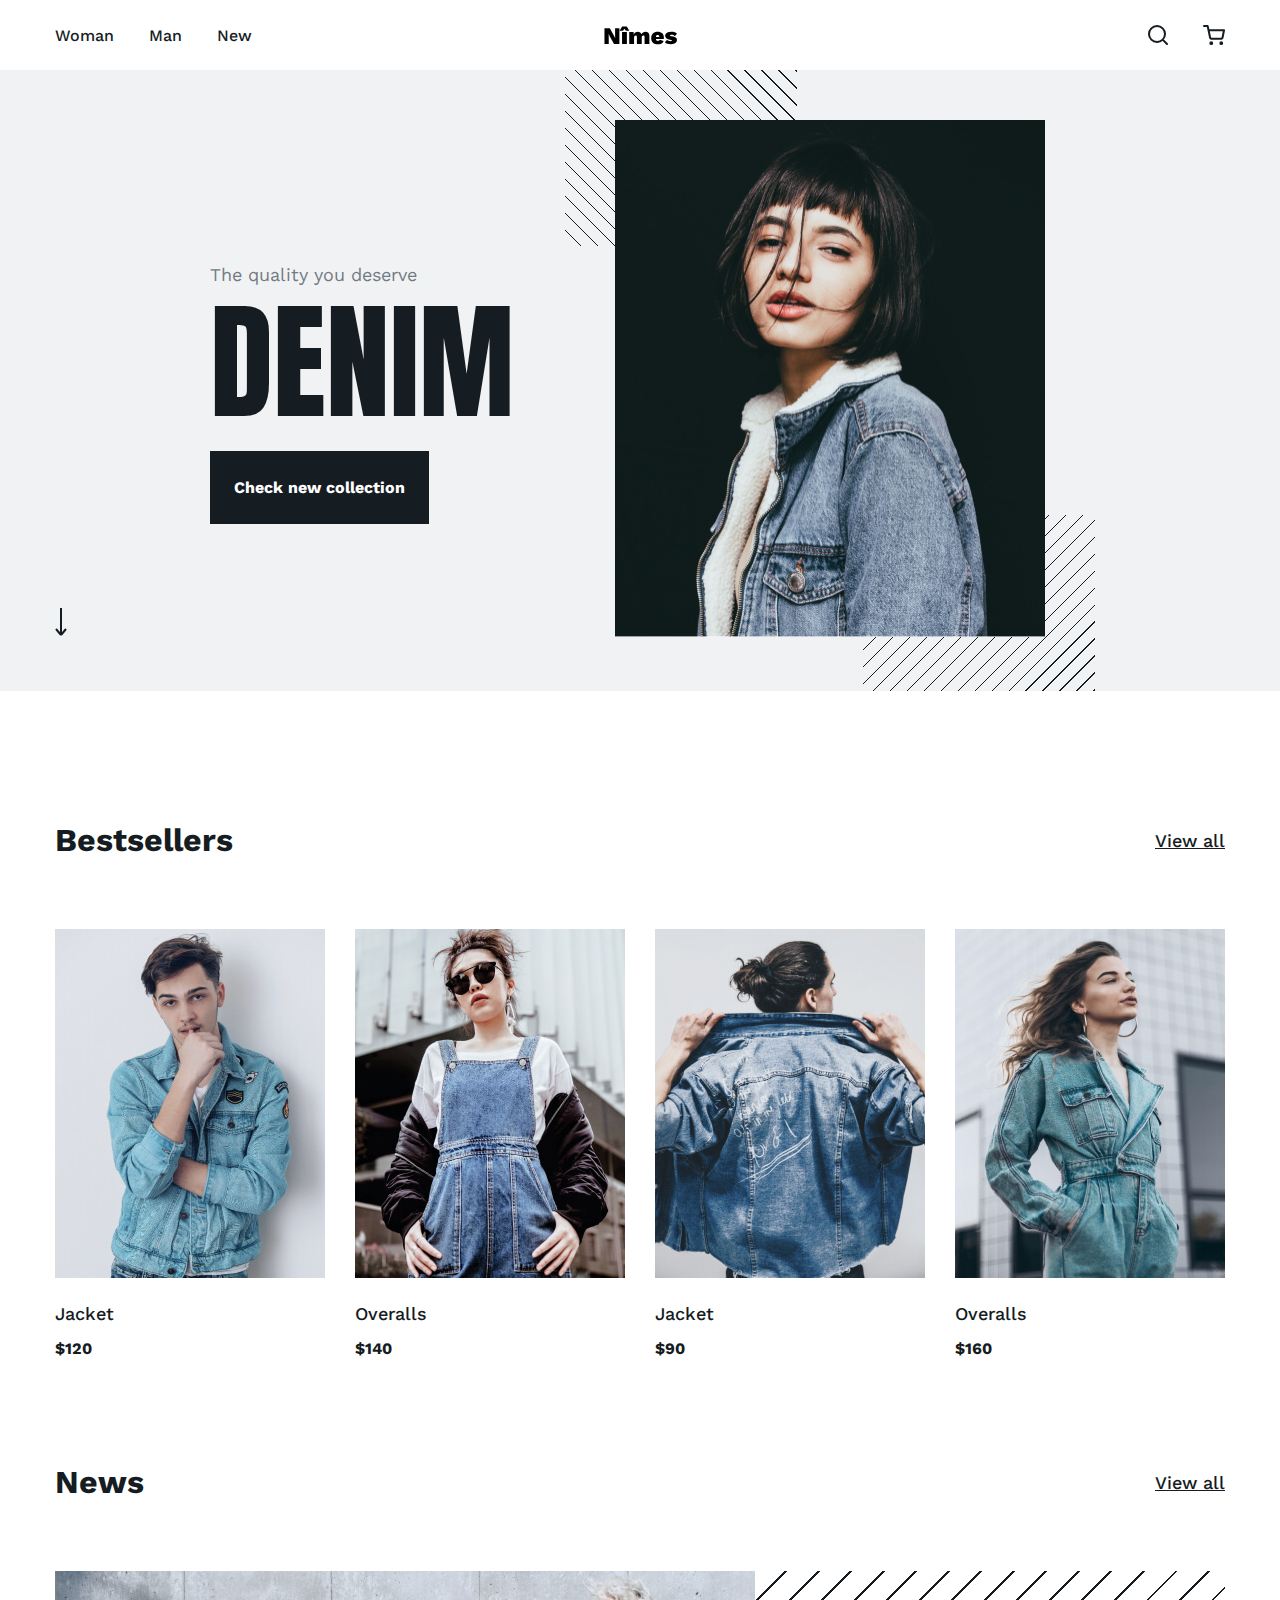
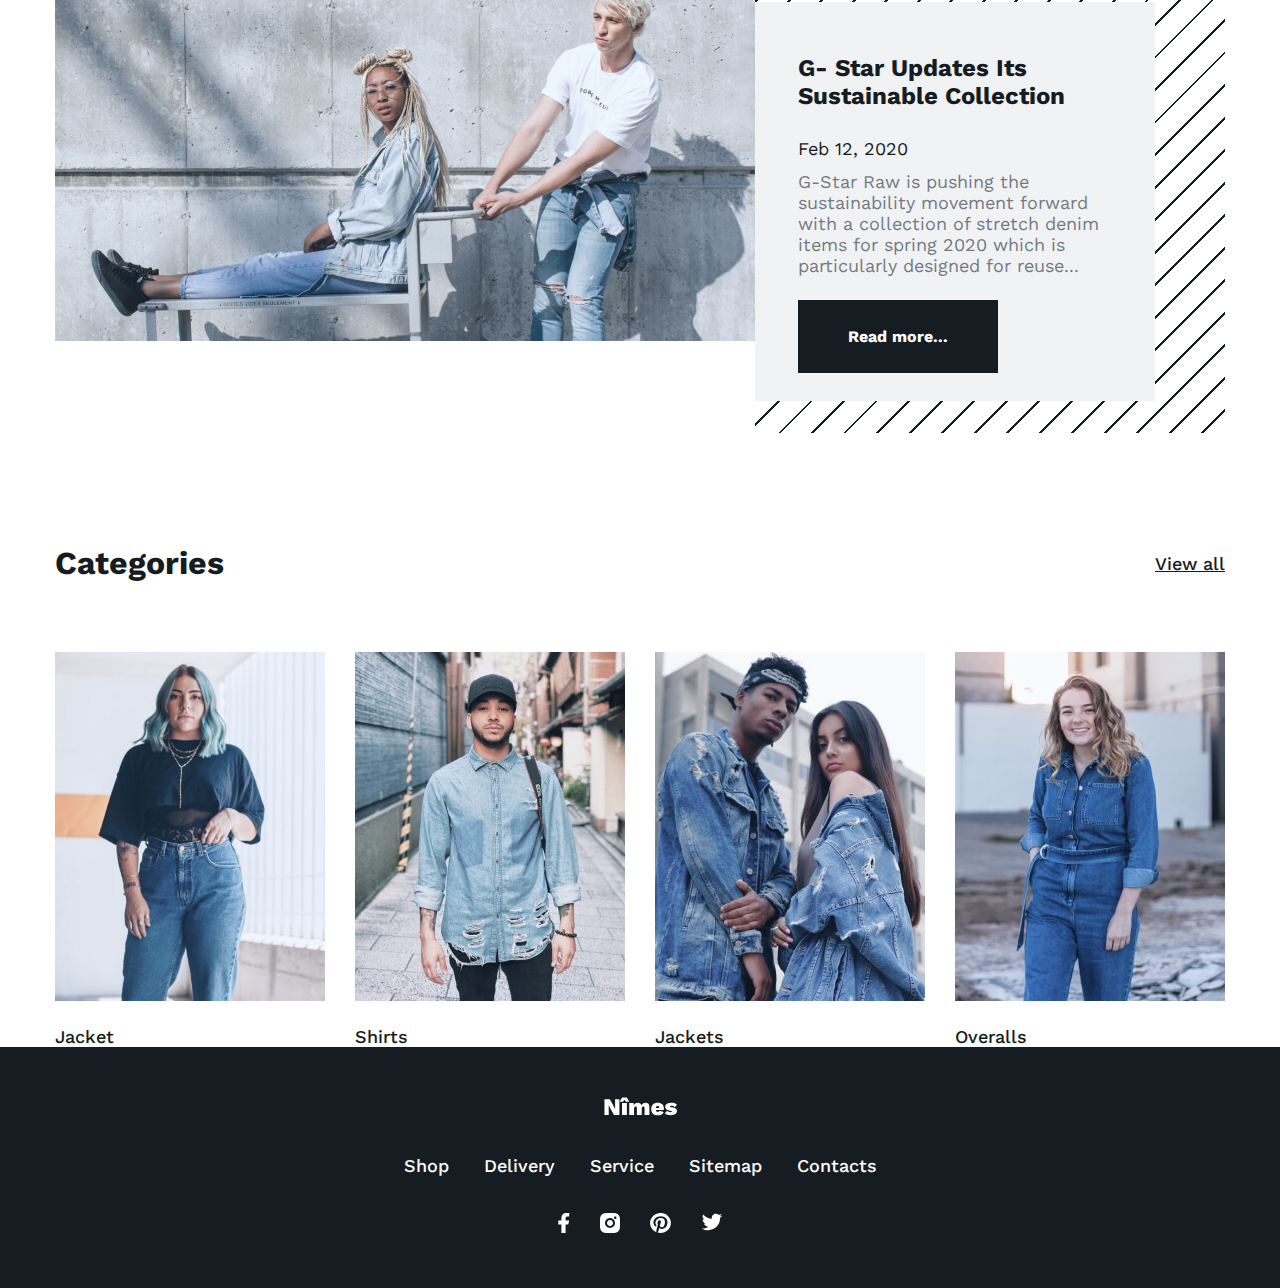
<file: index.html>
<!doctype html>
<html lang="en">
  <head>
	<meta charset="UTF-8">
	<meta name="viewport"
		  content="width=device-width, user-scalable=no, initial-scale=1.0, maximum-scale=1.0, minimum-scale=1.0">
	<meta http-equiv="X-UA-Compatible" content="ie=edge">
	<link rel="preconnect" href="https://fonts.googleapis.com">
	<link rel="preconnect" href="https://fonts.gstatic.com" crossorigin>
	<link href="https://fonts.googleapis.com/css2?family=Anton&family=Work+Sans:wght@400;500;700&display=swap" rel="stylesheet">
	<link href="styles.css" rel="stylesheet" />
	<title>Denim</title>
  </head>
  <body>
        <!--	Шапка     -->
	<header class="container">
	  <nav class="main-header-nav">
		<ul class="site-navigation">
		  <li class="site-navigation-item">
			<a class="link-item" href="#">Woman</a>
		  </li>
		  <li class="site-navigation-item">
			<a class="link-item" href="#">Man</a>
		  </li>
		  <li class="site-navigation-item">
			<a class="link-item" href="">New</a>
		  </li>
		</ul>
		<a class="main-header-logo" href="index.html">
		  <img src="img/logo.svg" width="73"  height="19" alt="Logo"/>
		</a>
		<ul class="user-navigation">
		  <li class="user-navigation-item">
			<a class="link-item" href="#">
			  <img src="img/search.svg" width="20" height="20" alt="Search">
			</a>
		  </li>
		  <li class="user-navigation-item">
			<a class="link-item" href="#">
			  <img src="img/cart.svg" width="22" height="20" alt="Cart">
			</a>
		  </li>
		</ul>
	  </nav>
	</header>

	<!--	Основное содержание    -->
	<main>
	  <h1 class="visually-hidden">Denim Clothing & Outfits</h1>

	  <section class="promo">
		<div class="container promo-wrapper">
		  <div class="promo-left-column">
			<div>
			  <h2 class="promo-title">The quality you deserve</h2>
			  <p class="promo-text">Denim</p>
			  <a class="button" href="#">Check new collection</a>
			</div>
			<a class="button-next" aria-label="Go to next block" href="#">
			  <img src="img/arrow-down.svg" width="12" height="29" alt="Arrow down" />
			</a>
		  </div>
		  <div class="promo-right-column">
			<img src="img/matheus.jpg" width="430" height="517" alt="New collection"/>
		  </div>
		</div>
	  </section>

	  <section class="bestsellers container">
		<header class="section-header">
		  <h2 class="section-title">Bestsellers</h2>
		  <a href="#">View all</a>
		</header>
		<ul class="catalog-list">
		  <li class="catalog-item">
			<a class="catalog-item-link">
			  <h3 class="catalog-item-title">Jacket</h3>
			  <img src="img/jacket-120.jpg"  width="270" height="349" alt="Jacket $120">
			  <p class="catalog-item-price">$120</p>
			</a>
		  </li>
		  <li class="catalog-item">
			<a class="catalog-item-link">
			  <h3 class="catalog-item-title">Overalls</h3>
			  <img src="img/overalls-140.png"  width="270" height="349" alt="Overalls $140">
			  <p class="catalog-item-price">$140</p>
			</a>
		  </li>
		  <li class="catalog-item">
			<a class="catalog-item-link">
			  <h3 class="catalog-item-title">Jacket</h3>
			  <img src="img/jacket-90.png" width="270" height="349" alt="Jacket $90">
			  <p class="catalog-item-price">$90</p>
			</a>
		  </li>
		  <li class="catalog-item">
			<a class="catalog-item-link">
			  <h3 class="catalog-item-title">Overalls</h3>
			  <img src="img/overalls-160.png" width="270" height="349" alt="Overalls $160">
			  <p class="catalog-item-price">$160</p>
			</a>
		  </li>
		</ul>
	  </section>

	  <section class="news container">
		<header class="section-header">
		  <h2 class="section-title">News</h2>
		  <a class="show-more" href="#">View all</a>
		</header>
		<div class="news-wrapper">
		  <div class="news-left-column">
			<h3 class="news-title">
			  G- Star Updates Its Sustainable Collection
			</h3>
			<time class="news-time" datetime="2020-02-12">Feb 12, 2020</time>
			<p class="news-text">G-Star Raw is pushing the sustainability movement forward with a collection of stretch
			  denim items for spring 2020 which is particularly designed for reuse...
			</p>
			<a class="button read-more" href="#">Read more...</a>
		  </div>
		  <div class="news-right-column">
			<img src="img/promo.png" width="700" height="370" alt="Collection stretch denim items for spring 2020">
		  </div>
		</div>
	  </section>

	  <section class="categories container">
		<header class="section-header">
		  <h2 class="section-title">Categories</h2>
		  <a class="show-more" href="#">View all</a>
		</header>
		  <ul class="catalog-list">
			<li class="catalog-item">
			  <a class="catalog-item-link">
				<h3 class="catalog-item-title">Jacket</h3>
				<img src="img/jeans.png" width="270" height="349" alt="Jeans">
			  </a>
			</li>
			<li class="catalog-item">
			  <a class="catalog-item-link">
				<h3 class="catalog-item-title">Shirts</h3>
				<img src="img/shirts.png" width="270" height="349" alt="Shirts">
			  </a>
			</li>
			<li class="catalog-item">
			  <a class="catalog-item-link">
				<h3 class="catalog-item-title">Jackets</h3>
				<img src="img/jackets.png" width="270" height="349" alt="Jackets">
			  </a>
			</li>
			<li class="catalog-item">
			  <a class="catalog-item-link">
				<h3 class="catalog-item-title">Overalls</h3>
				<img src="img/overalls.png" width="270" height="349" alt="Overalls">
			  </a>
			</li>
		  </ul>
	  </section>
	</main>

	<!--	Подвал    -->
	<footer class="main-footer">
	  <div class="container main-footer-wrapper">
		<a class="main-footer-logo" href="index.html">
		  <svg width="73" height="19" viewBox="0 0 73 19" fill="none" xmlns="http://www.w3.org/2000/svg">
			<path d="M15.392 18H10.016L5.696 10.152L4.688 7.992H4.64L4.736 11.136V18H0.464V2.16H5.816L10.136 10.008L11.168 12.168H11.192L11.096 9.024V2.16H15.392V18ZM22.8834 18H18.0354V6H22.8834V18ZM21.9474 4.752L20.4594 2.856L18.9714 4.752H15.5874L18.1554 0.527999H22.7634L25.3314 4.752H21.9474ZM41.4787 5.76C42.6787 5.76 43.6307 6.12 44.3347 6.84C45.0387 7.56 45.3907 8.576 45.3907 9.888V18H40.5427V11.088C40.5427 10.48 40.4387 10.048 40.2307 9.792C40.0387 9.52 39.7427 9.384 39.3427 9.384C38.8307 9.384 38.4307 9.576 38.1427 9.96C37.8707 10.344 37.7347 10.912 37.7347 11.664V18H32.8867V11.088C32.8867 10.48 32.7827 10.048 32.5747 9.792C32.3827 9.52 32.0867 9.384 31.6867 9.384C31.1907 9.384 30.7987 9.576 30.5107 9.96C30.2227 10.344 30.0787 10.92 30.0787 11.688V18H25.2307V6H29.5987L29.7187 8.472C30.0867 7.592 30.6147 6.92 31.3027 6.456C32.0067 5.992 32.8467 5.76 33.8227 5.76C34.7347 5.76 35.5027 5.968 36.1267 6.384C36.7667 6.8 37.2227 7.4 37.4947 8.184C37.8627 7.4 38.3907 6.8 39.0787 6.384C39.7667 5.968 40.5667 5.76 41.4787 5.76ZM59.8753 11.712C59.8753 12.288 59.8353 12.752 59.7552 13.104H51.8593C51.9553 13.776 52.1713 14.248 52.5073 14.52C52.8433 14.792 53.3153 14.928 53.9233 14.928C54.8993 14.928 55.4993 14.544 55.7233 13.776L59.6353 14.904C59.3313 15.992 58.6673 16.824 57.6433 17.4C56.6353 17.96 55.3953 18.24 53.9233 18.24C51.7473 18.24 50.0833 17.704 48.9313 16.632C47.7793 15.544 47.2033 14 47.2033 12C47.2033 10.016 47.7633 8.48 48.8833 7.392C50.0193 6.304 51.6113 5.76 53.6593 5.76C55.6593 5.76 57.1953 6.296 58.2673 7.368C59.3393 8.424 59.8753 9.872 59.8753 11.712ZM53.6833 9.048C53.1553 9.048 52.7393 9.2 52.4353 9.504C52.1473 9.808 51.9553 10.304 51.8593 10.992H55.3393C55.2593 10.336 55.0833 9.848 54.8113 9.528C54.5553 9.208 54.1793 9.048 53.6833 9.048ZM66.9794 18.24C65.5554 18.24 64.3394 18.088 63.3314 17.784C62.3394 17.48 61.5154 16.984 60.8594 16.296L63.1394 13.656C63.5554 14.152 64.0674 14.536 64.6754 14.808C65.2834 15.064 65.9554 15.192 66.6914 15.192C67.1074 15.192 67.4434 15.144 67.6994 15.048C67.9554 14.952 68.0834 14.808 68.0834 14.616C68.0834 14.44 67.9394 14.288 67.6514 14.16C67.3634 14.016 66.8514 13.864 66.1154 13.704C64.3554 13.368 63.0834 12.888 62.2994 12.264C61.5314 11.64 61.1474 10.832 61.1474 9.84C61.1474 9.152 61.3714 8.496 61.8194 7.872C62.2834 7.248 62.9714 6.744 63.8834 6.36C64.8114 5.96 65.9554 5.76 67.3154 5.76C69.9234 5.76 71.8034 6.424 72.9554 7.752L70.7714 10.128C70.0194 9.248 68.9314 8.808 67.5074 8.808C67.0114 8.808 66.6354 8.872 66.3794 9C66.1234 9.112 65.9954 9.264 65.9954 9.456C65.9954 9.616 66.1314 9.76 66.4034 9.888C66.6914 10 67.1634 10.112 67.8194 10.224C69.6274 10.496 70.9314 10.944 71.7314 11.568C72.5474 12.176 72.9554 13.024 72.9554 14.112C72.9554 15.312 72.4514 16.304 71.4434 17.088C70.4354 17.856 68.9474 18.24 66.9794 18.24Z" fill="#151C22"/>
		  </svg>
		</a>
		<ul class="footer-navigation">
		  <li>
			<a class="footer-navigation-link" href="#">Shop</a>
		  </li>
		  <li>
			<a class="footer-navigation-link" href="#">Delivery</a>
		  </li>
		  <li>
			<a class="footer-navigation-link" href="#">Service</a>
		  </li>
		  <li>
			<a class="footer-navigation-link" href="#">Sitemap</a>
		  </li>
		  <li>
			<a class="footer-navigation-link" href="#">Contacts</a>
		  </li>
		</ul>
		<ul class="social">
		  <li>
			<a href="#">
			  <img src="img/facebook.svg" width="12" height="20" alt="Facebook"/>
			</a>
		  </li>
		  <li>
			<a href="#">
			  <img src="img/instagram.svg" width="20" height="20" alt="Instagram"/>
			</a>
		  </li>
		  <li>
			<a href="#">
			  <img src="img/pinterest.svg" width="21" height="21" alt="Pinterest" />
			</a>
		  </li>
		  <li>
			<a href="#">
			  <img src="img/twitter.svg" width="22" height="18" alt="Twitter" />
			</a>
		  </li>
		</ul>
	  </div>
	</footer>
  </body>
</html>
</file>
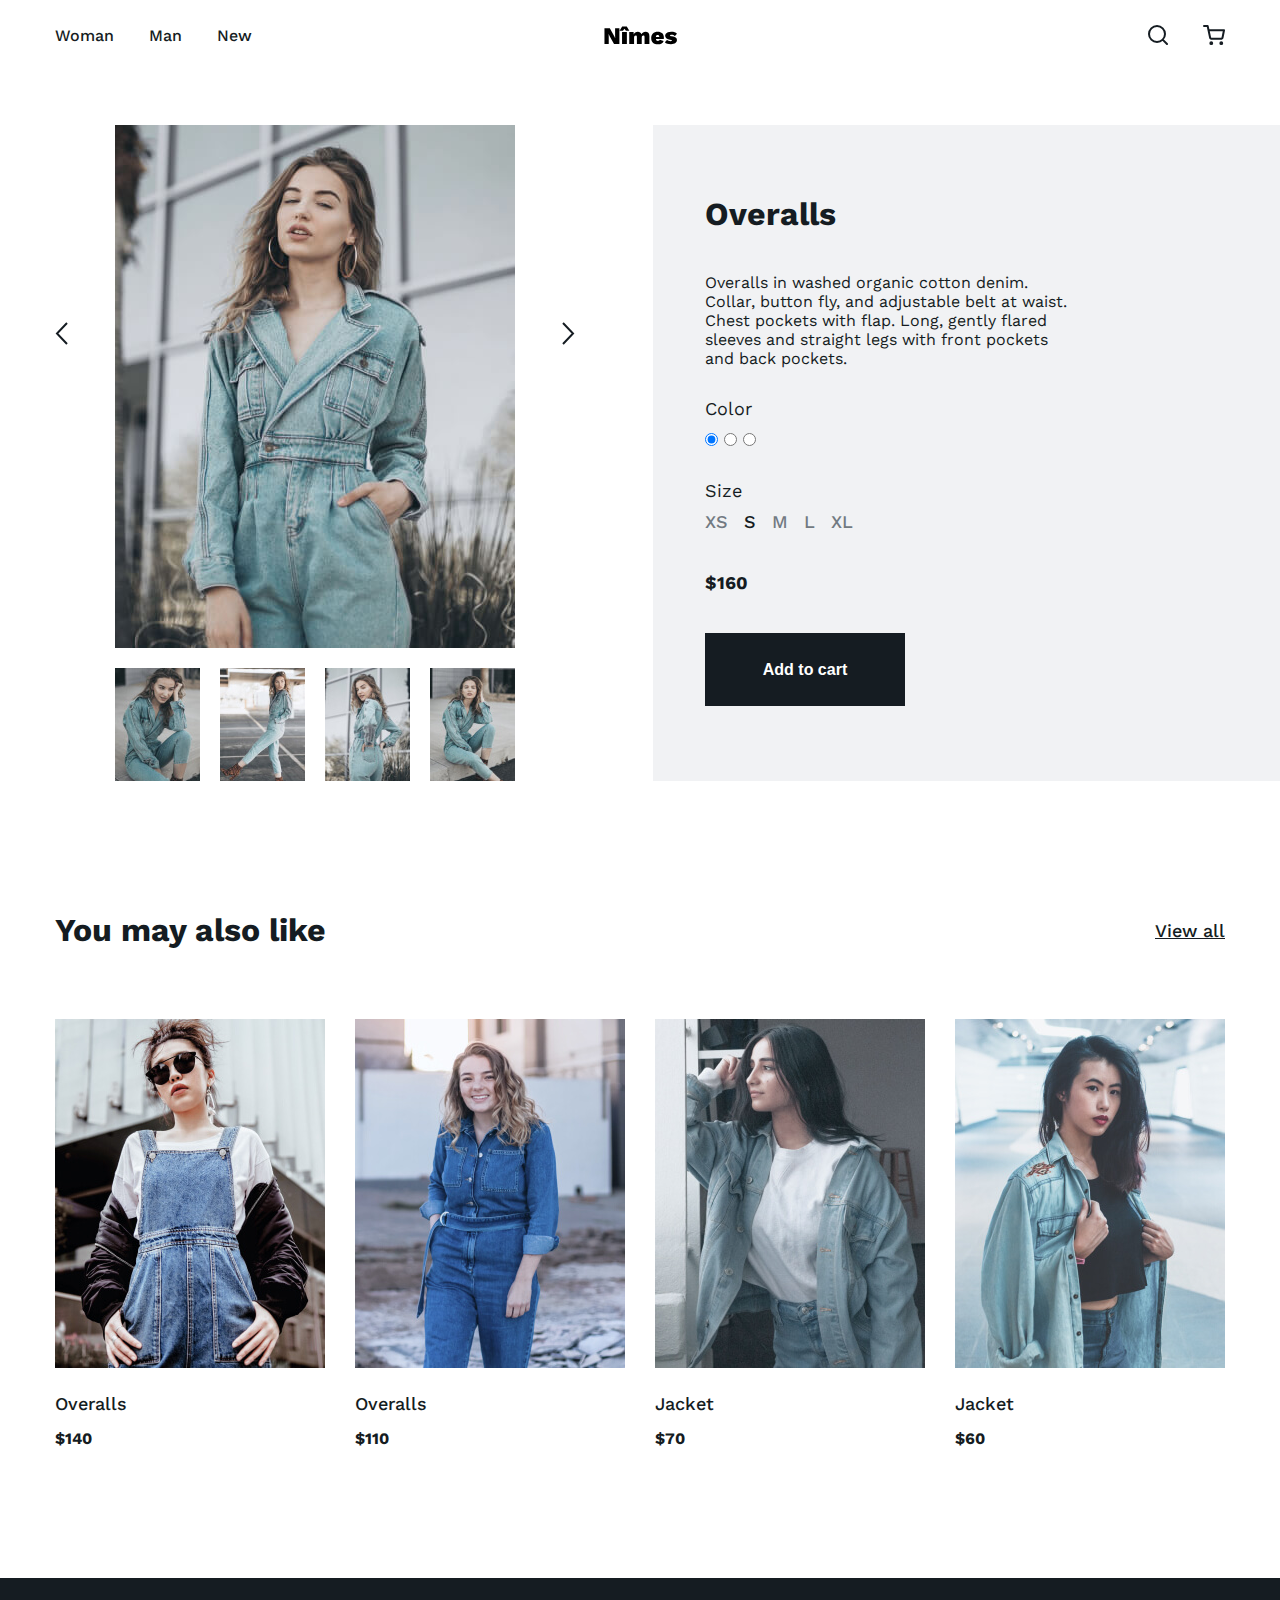
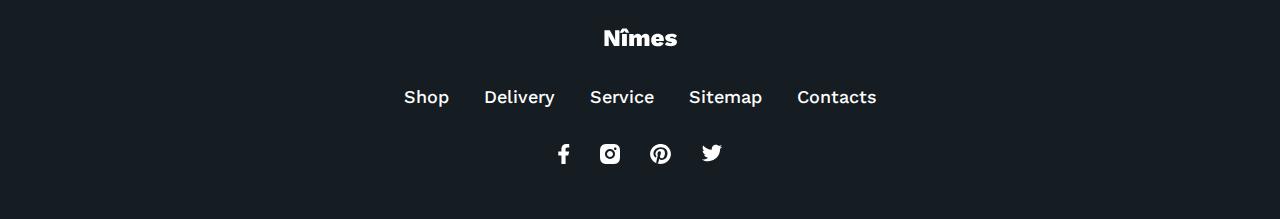
<file: card.html>
<!doctype html>
<html lang="en">
  <head>
	<meta charset="UTF-8">
	<meta name="viewport"
		  content="width=device-width, user-scalable=no, initial-scale=1.0, maximum-scale=1.0, minimum-scale=1.0">
	<meta http-equiv="X-UA-Compatible" content="ie=edge">
	<link rel="preconnect" href="https://fonts.googleapis.com">
	<link rel="preconnect" href="https://fonts.gstatic.com" crossorigin>
	<link href="https://fonts.googleapis.com/css2?family=Anton&family=Work+Sans:wght@400;500;700&display=swap" rel="stylesheet">
	<link href="styles.css" rel="stylesheet" />
	<title>Card «Overalls» | «Nîmes»</title>
  </head>
  <body>

	<!--	Шапка     -->
	<header class="container">
	  <nav class="main-header-nav">
		<ul class="site-navigation">
		  <li class="site-navigation-item">
			<a class="link-item" href="#">Woman</a>
		  </li>
		  <li class="site-navigation-item">
			<a class="link-item" href="#">Man</a>
		  </li>
		  <li class="site-navigation-item">
			<a class="link-item" href="">New</a>
		  </li>
		</ul>
		<a class="main-header-logo" href="index.html">
		  <img src="img/logo.svg" width="73"  height="19" alt="Logo"/>
		</a>
		<ul class="user-navigation">
		  <li class="user-navigation-item">
			<a class="link-item" href="#">
			  <img src="img/search.svg" width="20" height="20" alt="Search">
			</a>
		  </li>
		  <li class="user-navigation-item">
			<a class="link-item" href="#">
			  <img src="img/cart.svg" width="22" height="20" alt="Cart">
			</a>
		  </li>
		</ul>
	  </nav>
	</header>

	<!--	Основное содержание    -->
	<main class="main">
	  <h1 class="visually-hidden">Card «Overalls»</h1>
	  <section class="card">
		<div class="container card-wrapper">
		  <div class="card-photos-column">
			<img src="img/slider-image.png" width="400" height="523" alt="Slider photo" />
			<ul class="photos-slider-preview">
			  <li class="photos-slider-preview-item">
				<img src="img/slider-preview-1.png" width="85" height="113" alt="Slider preview 1">
			  </li>
			  <li class="photos-slider-preview-item">
				<img src="img/slider-preview-2.png" width="85" height="113" alt="Slider preview 2">
			  </li>
			  <li class="photos-slider-preview-item">
				<img src="img/slider-preview-3.png" width="85"  height="113" alt="Slider preview 3">
			  </li>
			  <li class="photos-slider-preview-item">
				<img src="img/slider-preview-4.png" width="85" height="113" alt="Slider preview 4">
			  </li>
			</ul>
			<button class="slider-button slider-prev-button">
			  <span class="visually-hidden">Previous</span>
			</button>
			<button class="slider-button slider-next-button">
			  <span class="visually-hidden">Next</span>
			</button>
		  </div>
		  <div class="card-description-column">
			<h2 class="card-description-title">Overalls</h2>
			<p class="card-description-text">
			  Overalls in washed organic cotton denim. Collar, button fly, and adjustable belt at waist. Chest pockets with flap. Long, gently flared sleeves and straight legs with front pockets and back pockets.
			</p>
			<form>
			  <fieldset class="field-group">
				<legend class="legend">Color</legend>
				<label>
				  <input type="radio" id="lightblue" name="color" checked />
				  <span class="visually-hidden">Lightblue</span>
				</label>
				<label>
				  <input type="radio" id="blue" name="color" />
				  <span class="visually-hidden">Blue</span>
				</label>
				<label>
				  <input type="radio" id="gray" name="color" />
				  <span class="visually-hidden">Gray</span>
				</label>
			  </fieldset>
			  <fieldset class="field-group">
				<legend class="legend">Size</legend>
				<input type="radio" id="xs" name="size" />
				<label class="size-label" for="xs">XS</label>
				<input type="radio" id="s" name="size"  checked />
				<label class="size-label" for="s">S</label>
				<input type="radio" id="m" name="size" />
				<label class="size-label" for="m">M</label>
				<input type="radio" id="l" name="size" />
				<label class="size-label" for="l">L</label>
				<input type="radio" id="xl" name="size" />
				<label class="size-label" for="xl">XL</label>
			  </fieldset>
			  <p class="card-description-price">$160</p>
			  <button class="button" type="submit">Add to cart </button>
			</form>
		  </div>
		  </div>
	  </section>
	  <section class="similar container">
		<header class="section-header">
		  <h2 class="section-title">You may also like</h2>
		  <a href="#">View all</a>
		</header>
		<ul class="catalog-list">
		  <li class="catalog-item">
			<a class="catalog-item-link" href="#">
			  <h3 class="catalog-item-title">Overalls</h3>
			  <img src="img/overalls-140.png" width="270" height="349" alt="Overalls $140">
			  <span class="catalog-item-price">$140</span>
			</a>
		  </li>
		  <li class="catalog-item">
			<a class="catalog-item-link" href="#">
			  <h3 class="catalog-item-title">Overalls</h3>
			  <img src="img/overalls.png" width="270" height="349" alt="Overalls $110">
			  <span class="catalog-item-price">$110</span>
			</a>
		  </li>
		  <li class="catalog-item">
			<a class="catalog-item-link" href="#">
			  <h3 class="catalog-item-title">Jacket</h3>
			  <img src="img/jacket-70-similar.png" width="270" height="349" alt="Jacket $70">
			  <span class="catalog-item-price">$70</span>
			</a>
		  </li>
		  <li class="catalog-item">
			<a class="catalog-item-link" href="#">
			  <h3 class="catalog-item-title">Jacket</h3>
			  <img src="img/jacket-60-similar.png" width="270" height="349" alt="Jacket $60" />
			  <span class="catalog-item-price">$60</span>
			</a>
		  </li>
		</ul>
	  </section>
	</main>

	<!--	Подвал    -->
	<footer class="main-footer">
	  <div class="container main-footer-wrapper">
		<a class="main-footer-logo" href="index.html">
		  <svg width="73" height="19" viewBox="0 0 73 19" fill="none" xmlns="http://www.w3.org/2000/svg">
			<path d="M15.392 18H10.016L5.696 10.152L4.688 7.992H4.64L4.736 11.136V18H0.464V2.16H5.816L10.136 10.008L11.168 12.168H11.192L11.096 9.024V2.16H15.392V18ZM22.8834 18H18.0354V6H22.8834V18ZM21.9474 4.752L20.4594 2.856L18.9714 4.752H15.5874L18.1554 0.527999H22.7634L25.3314 4.752H21.9474ZM41.4787 5.76C42.6787 5.76 43.6307 6.12 44.3347 6.84C45.0387 7.56 45.3907 8.576 45.3907 9.888V18H40.5427V11.088C40.5427 10.48 40.4387 10.048 40.2307 9.792C40.0387 9.52 39.7427 9.384 39.3427 9.384C38.8307 9.384 38.4307 9.576 38.1427 9.96C37.8707 10.344 37.7347 10.912 37.7347 11.664V18H32.8867V11.088C32.8867 10.48 32.7827 10.048 32.5747 9.792C32.3827 9.52 32.0867 9.384 31.6867 9.384C31.1907 9.384 30.7987 9.576 30.5107 9.96C30.2227 10.344 30.0787 10.92 30.0787 11.688V18H25.2307V6H29.5987L29.7187 8.472C30.0867 7.592 30.6147 6.92 31.3027 6.456C32.0067 5.992 32.8467 5.76 33.8227 5.76C34.7347 5.76 35.5027 5.968 36.1267 6.384C36.7667 6.8 37.2227 7.4 37.4947 8.184C37.8627 7.4 38.3907 6.8 39.0787 6.384C39.7667 5.968 40.5667 5.76 41.4787 5.76ZM59.8753 11.712C59.8753 12.288 59.8353 12.752 59.7552 13.104H51.8593C51.9553 13.776 52.1713 14.248 52.5073 14.52C52.8433 14.792 53.3153 14.928 53.9233 14.928C54.8993 14.928 55.4993 14.544 55.7233 13.776L59.6353 14.904C59.3313 15.992 58.6673 16.824 57.6433 17.4C56.6353 17.96 55.3953 18.24 53.9233 18.24C51.7473 18.24 50.0833 17.704 48.9313 16.632C47.7793 15.544 47.2033 14 47.2033 12C47.2033 10.016 47.7633 8.48 48.8833 7.392C50.0193 6.304 51.6113 5.76 53.6593 5.76C55.6593 5.76 57.1953 6.296 58.2673 7.368C59.3393 8.424 59.8753 9.872 59.8753 11.712ZM53.6833 9.048C53.1553 9.048 52.7393 9.2 52.4353 9.504C52.1473 9.808 51.9553 10.304 51.8593 10.992H55.3393C55.2593 10.336 55.0833 9.848 54.8113 9.528C54.5553 9.208 54.1793 9.048 53.6833 9.048ZM66.9794 18.24C65.5554 18.24 64.3394 18.088 63.3314 17.784C62.3394 17.48 61.5154 16.984 60.8594 16.296L63.1394 13.656C63.5554 14.152 64.0674 14.536 64.6754 14.808C65.2834 15.064 65.9554 15.192 66.6914 15.192C67.1074 15.192 67.4434 15.144 67.6994 15.048C67.9554 14.952 68.0834 14.808 68.0834 14.616C68.0834 14.44 67.9394 14.288 67.6514 14.16C67.3634 14.016 66.8514 13.864 66.1154 13.704C64.3554 13.368 63.0834 12.888 62.2994 12.264C61.5314 11.64 61.1474 10.832 61.1474 9.84C61.1474 9.152 61.3714 8.496 61.8194 7.872C62.2834 7.248 62.9714 6.744 63.8834 6.36C64.8114 5.96 65.9554 5.76 67.3154 5.76C69.9234 5.76 71.8034 6.424 72.9554 7.752L70.7714 10.128C70.0194 9.248 68.9314 8.808 67.5074 8.808C67.0114 8.808 66.6354 8.872 66.3794 9C66.1234 9.112 65.9954 9.264 65.9954 9.456C65.9954 9.616 66.1314 9.76 66.4034 9.888C66.6914 10 67.1634 10.112 67.8194 10.224C69.6274 10.496 70.9314 10.944 71.7314 11.568C72.5474 12.176 72.9554 13.024 72.9554 14.112C72.9554 15.312 72.4514 16.304 71.4434 17.088C70.4354 17.856 68.9474 18.24 66.9794 18.24Z" fill="#151C22"/>
		  </svg>
		</a>
		<ul class="footer-navigation">
		  <li>
			<a class="footer-navigation-link" href="#">Shop</a>
		  </li>
		  <li>
			<a class="footer-navigation-link" href="#">Delivery</a>
		  </li>
		  <li>
			<a class="footer-navigation-link" href="#">Service</a>
		  </li>
		  <li>
			<a class="footer-navigation-link" href="#">Sitemap</a>
		  </li>
		  <li>
			<a class="footer-navigation-link" href="#">Contacts</a>
		  </li>
		</ul>
		<ul class="social">
		  <li>
			<a href="#">
			  <img src="img/facebook.svg" width="12" height="20" alt="Facebook"/>
			</a>
		  </li>
		  <li>
			<a href="#">
			  <img src="img/instagram.svg" width="20" height="20" alt="Instagram"/>
			</a>
		  </li>
		  <li>
			<a href="#">
			  <img src="img/pinterest.svg" width="21" height="21" alt="Pinterest" />
			</a>
		  </li>
		  <li>
			<a href="#">
			  <img src="img/twitter.svg" width="22" height="18" alt="Twitter" />
			</a>
		  </li>
		</ul>
	  </div>
	</footer>
  </body>
</html>
</file>
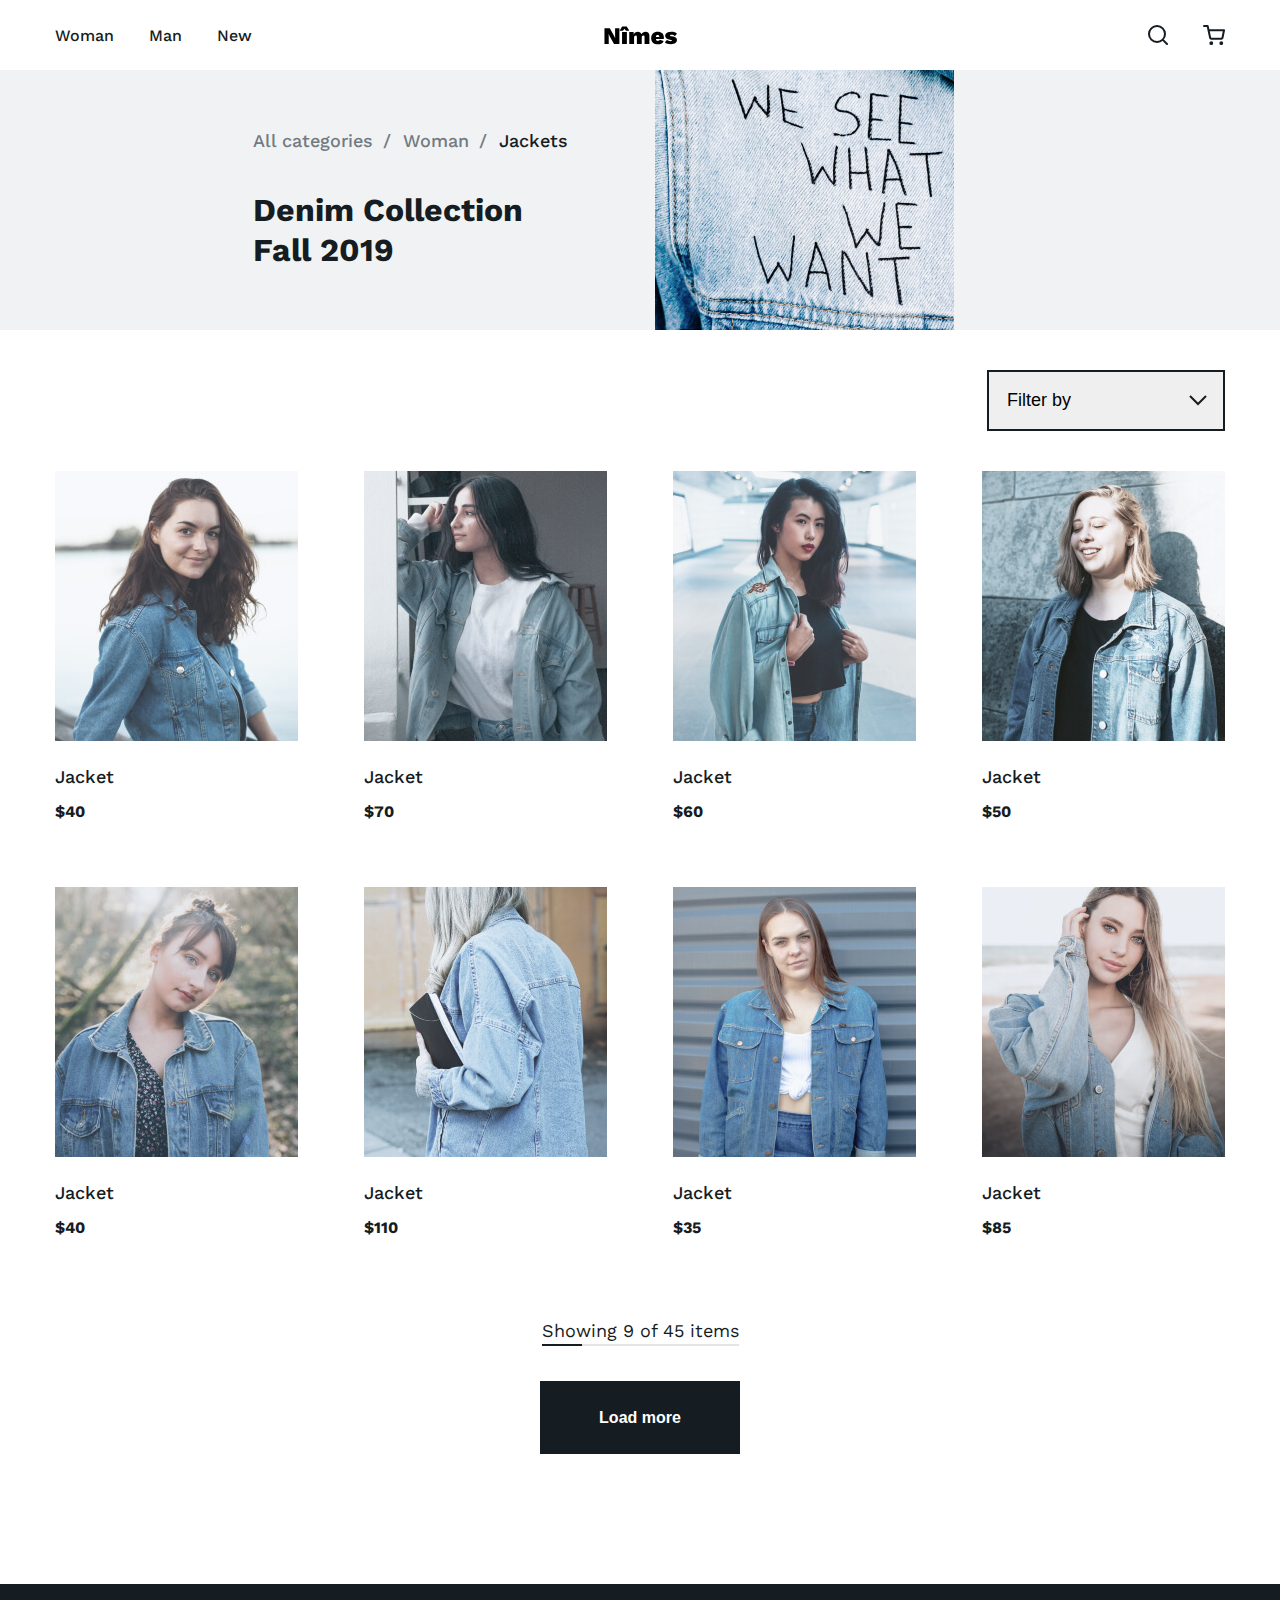
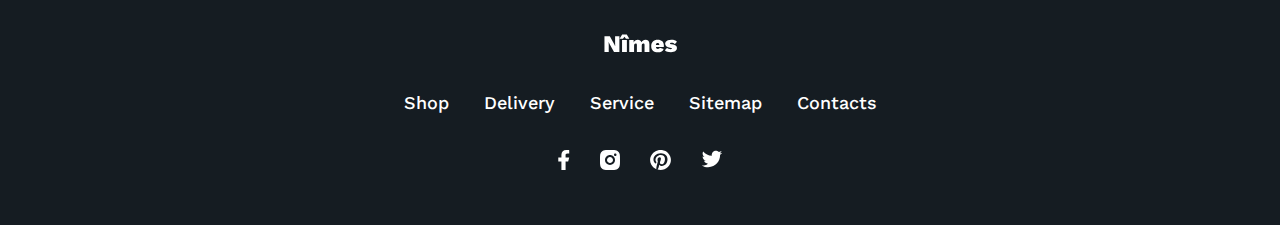
<file: catalog.html>
<!doctype html>
<html lang="en">
  <head>
	<meta charset="UTF-8">
	<meta name="viewport"
		  content="width=device-width, user-scalable=no, initial-scale=1.0, maximum-scale=1.0, minimum-scale=1.0">
	<meta http-equiv="X-UA-Compatible" content="ie=edge">
	<link rel="preconnect" href="https://fonts.googleapis.com">
	<link rel="preconnect" href="https://fonts.gstatic.com" crossorigin>
	<link href="https://fonts.googleapis.com/css2?family=Anton&family=Work+Sans:wght@400;500;700&display=swap" rel="stylesheet">
	<link href="styles.css" rel="stylesheet" />
	<title>Catalog | «Nîmes»</title>
  </head>
  <body>

	<!--	Шапка     -->
	<header class="container">
	  <nav class="main-header-nav">
		<ul class="site-navigation">
		  <li class="site-navigation-item">
			<a class="link-item" href="#">Woman</a>
		  </li>
		  <li class="site-navigation-item">
			<a class="link-item" href="#">Man</a>
		  </li>
		  <li class="site-navigation-item">
			<a class="link-item" href="">New</a>
		  </li>
		</ul>
		<a class="main-header-logo" href="index.html">
		  <img src="img/logo.svg" width="73"  height="19" alt="Logo"/>
		</a>
		<ul class="user-navigation">
		  <li class="user-navigation-item">
			<a class="link-item" href="#">
			  <img src="img/search.svg" width="20" height="20" alt="Search">
			</a>
		  </li>
		  <li class="user-navigation-item">
			<a class="link-item" href="#">
			  <img src="img/cart.svg" width="22" height="20" alt="Cart">
			</a>
		  </li>
		</ul>
	  </nav>
	</header>

	<!--	Основное содержание    -->
	<main class="main">
	  <div class="catalog-header">
		<div class="catalog-header-wrapper container">
		  <div class="catalog-header-text-column">
			<div class="text-column-wrapper">
			  <ul class="breadcrumbs">
				<li class="breadcrumbs-item">
				  <a class="breadcrumbs-link" href="index.html">All categories</a>
				</li>
				<li class="breadcrumbs-item">
				  <a class="breadcrumbs-link" href="catalog.html">Woman</a>
				</li>
				<li class="breadcrumbs-current-item">
				  <a class="breadcrumbs-link" href="catalog.html">Jackets</a>
				</li>
			  </ul>
			  <h1 class="catalog-title">Denim Collection Fall 2019</h1>
			</div>
		  </div>
		  <div class="catalog-header-img-wrapper">
			<img src="img/catalog-bg.png" width="299" height="260" alt="lettering on jeans We see what we want"/>
		  </div>
		</div>
	  </div>
	  <section class="catalog container">
		<h2 class="visually-hidden">Jackets</h2>
		<select class="catalog-filters">
		  <option>Filter by</option>
		</select>
		<ul class="catalog-list catalog-list-compact">
		  <li class="catalog-item">
			<a class="catalog-item-link">
			  <h3 class="catalog-item-title">Jacket</h3>
			  <img src="img/jacket-40-1.png" width="243" height="270" alt="Jacket $40"/>
			  <p class="catalog-item-price">$40</p>
			</a>
		  </li>
		  <li class="catalog-item">
			<a class="catalog-item-link">
			  <h3 class="catalog-item-title">Jacket</h3>
			  <img src="img/jacket-70.png" width="243" height="270" alt="Jacket $70"/>
			  <p class="catalog-item-price">$70</p>
			</a>
		  </li>
		  <li class="catalog-item">
			<a class="catalog-item-link">
			  <h3 class="catalog-item-title">Jacket</h3>
			  <img src="img/jacket-60.png" width="243" height="270" alt="Jacket $60"/>
			  <p class="catalog-item-price">$60</p>
			</a>
		  </li>
		  <li class="catalog-item">
			<a class="catalog-item-link">
			  <h3 class="catalog-item-title">Jacket</h3>
			  <img src="img/jacket-50.png" width="243" height="270" alt="Jacket $50"/>
			  <p class="catalog-item-price">$50</p>
			</a>
		  </li>
		  <li class="catalog-item">
			<a class="catalog-item-link">
			  <h3 class="catalog-item-title">Jacket</h3>
			  <img src="img/jacket-40-2.png" width="243" height="270" alt="Jacket $40"/>
			  <p class="catalog-item-price">$40</p>
			</a>
		  </li>
		  <li class="catalog-item">
			<a class="catalog-item-link">
			  <h3 class="catalog-item-title">Jacket</h3>
			  <img src="img/jacket-110.png" width="243" height="270" alt="Jacket $110"/>
			  <p class="catalog-item-price">$110</p>
			</a>
		  </li>
		  <li class="catalog-item">
			<a class="catalog-item-link">
			  <h3 class="catalog-item-title">Jacket</h3>
			  <img src="img/jacket-35.png" width="243" height="270" alt="Jacket $35"/>
			  <p class="catalog-item-price">$35</p>
			</a>
		  </li>
		  <li class="catalog-item">
			<a class="catalog-item-link">
			  <h3 class="catalog-item-title">Jacket</h3>
			  <img src="img/jacket-85.png" width="243" height="270" alt="Jacket $85"/>
			  <p class="catalog-item-price">$85</p>
			</a>
		  </li>
		</ul>
		<p class="catalog-progress-bar">Showing 9 of 45 items</p>
		<button class="button catalog-load-more" type="button">Load more</button>
	  </section>
	</main>

	<!--	Подвал    -->
	<footer class="main-footer">
	  <div class="container main-footer-wrapper">
		<a class="main-footer-logo" href="index.html">
		  <svg width="73" height="19" viewBox="0 0 73 19" fill="none" xmlns="http://www.w3.org/2000/svg">
			<path d="M15.392 18H10.016L5.696 10.152L4.688 7.992H4.64L4.736 11.136V18H0.464V2.16H5.816L10.136 10.008L11.168 12.168H11.192L11.096 9.024V2.16H15.392V18ZM22.8834 18H18.0354V6H22.8834V18ZM21.9474 4.752L20.4594 2.856L18.9714 4.752H15.5874L18.1554 0.527999H22.7634L25.3314 4.752H21.9474ZM41.4787 5.76C42.6787 5.76 43.6307 6.12 44.3347 6.84C45.0387 7.56 45.3907 8.576 45.3907 9.888V18H40.5427V11.088C40.5427 10.48 40.4387 10.048 40.2307 9.792C40.0387 9.52 39.7427 9.384 39.3427 9.384C38.8307 9.384 38.4307 9.576 38.1427 9.96C37.8707 10.344 37.7347 10.912 37.7347 11.664V18H32.8867V11.088C32.8867 10.48 32.7827 10.048 32.5747 9.792C32.3827 9.52 32.0867 9.384 31.6867 9.384C31.1907 9.384 30.7987 9.576 30.5107 9.96C30.2227 10.344 30.0787 10.92 30.0787 11.688V18H25.2307V6H29.5987L29.7187 8.472C30.0867 7.592 30.6147 6.92 31.3027 6.456C32.0067 5.992 32.8467 5.76 33.8227 5.76C34.7347 5.76 35.5027 5.968 36.1267 6.384C36.7667 6.8 37.2227 7.4 37.4947 8.184C37.8627 7.4 38.3907 6.8 39.0787 6.384C39.7667 5.968 40.5667 5.76 41.4787 5.76ZM59.8753 11.712C59.8753 12.288 59.8353 12.752 59.7552 13.104H51.8593C51.9553 13.776 52.1713 14.248 52.5073 14.52C52.8433 14.792 53.3153 14.928 53.9233 14.928C54.8993 14.928 55.4993 14.544 55.7233 13.776L59.6353 14.904C59.3313 15.992 58.6673 16.824 57.6433 17.4C56.6353 17.96 55.3953 18.24 53.9233 18.24C51.7473 18.24 50.0833 17.704 48.9313 16.632C47.7793 15.544 47.2033 14 47.2033 12C47.2033 10.016 47.7633 8.48 48.8833 7.392C50.0193 6.304 51.6113 5.76 53.6593 5.76C55.6593 5.76 57.1953 6.296 58.2673 7.368C59.3393 8.424 59.8753 9.872 59.8753 11.712ZM53.6833 9.048C53.1553 9.048 52.7393 9.2 52.4353 9.504C52.1473 9.808 51.9553 10.304 51.8593 10.992H55.3393C55.2593 10.336 55.0833 9.848 54.8113 9.528C54.5553 9.208 54.1793 9.048 53.6833 9.048ZM66.9794 18.24C65.5554 18.24 64.3394 18.088 63.3314 17.784C62.3394 17.48 61.5154 16.984 60.8594 16.296L63.1394 13.656C63.5554 14.152 64.0674 14.536 64.6754 14.808C65.2834 15.064 65.9554 15.192 66.6914 15.192C67.1074 15.192 67.4434 15.144 67.6994 15.048C67.9554 14.952 68.0834 14.808 68.0834 14.616C68.0834 14.44 67.9394 14.288 67.6514 14.16C67.3634 14.016 66.8514 13.864 66.1154 13.704C64.3554 13.368 63.0834 12.888 62.2994 12.264C61.5314 11.64 61.1474 10.832 61.1474 9.84C61.1474 9.152 61.3714 8.496 61.8194 7.872C62.2834 7.248 62.9714 6.744 63.8834 6.36C64.8114 5.96 65.9554 5.76 67.3154 5.76C69.9234 5.76 71.8034 6.424 72.9554 7.752L70.7714 10.128C70.0194 9.248 68.9314 8.808 67.5074 8.808C67.0114 8.808 66.6354 8.872 66.3794 9C66.1234 9.112 65.9954 9.264 65.9954 9.456C65.9954 9.616 66.1314 9.76 66.4034 9.888C66.6914 10 67.1634 10.112 67.8194 10.224C69.6274 10.496 70.9314 10.944 71.7314 11.568C72.5474 12.176 72.9554 13.024 72.9554 14.112C72.9554 15.312 72.4514 16.304 71.4434 17.088C70.4354 17.856 68.9474 18.24 66.9794 18.24Z" fill="#151C22"/>
		  </svg>
		</a>
		<ul class="footer-navigation">
		  <li>
			<a class="footer-navigation-link" href="#">Shop</a>
		  </li>
		  <li>
			<a class="footer-navigation-link" href="#">Delivery</a>
		  </li>
		  <li>
			<a class="footer-navigation-link" href="#">Service</a>
		  </li>
		  <li>
			<a class="footer-navigation-link" href="#">Sitemap</a>
		  </li>
		  <li>
			<a class="footer-navigation-link" href="#">Contacts</a>
		  </li>
		</ul>
		<ul class="social">
		  <li>
			<a href="#">
			  <img src="img/facebook.svg" width="12" height="20" alt="Facebook"/>
			</a>
		  </li>
		  <li>
			<a href="#">
			  <img src="img/instagram.svg" width="20" height="20" alt="Instagram"/>
			</a>
		  </li>
		  <li>
			<a href="#">
			  <img src="img/pinterest.svg" width="21" height="21" alt="Pinterest" />
			</a>
		  </li>
		  <li>
			<a href="#">
			  <img src="img/twitter.svg" width="22" height="18" alt="Twitter" />
			</a>
		  </li>
		</ul>
	  </div>
	</footer>

  </body>
</html>
</file>
<file: styles.css>
body {
  margin: 0;
  min-width: 1200px;
  font-family: "Work Sans", "Arial", sans-serif;
  font-size: 18px;
  line-height: 21px;
  font-weight: 500;
  color: #151C22;
}

.container {
  width: 1170px;
  margin: 0 auto;
  padding: 0 15px;
}

.visually-hidden {
  position: absolute;
  clip: rect(1px, 1px, 1px, 1px);
  padding: 0;
  border: 0;
  height: 1px;
  width: 1px;
  overflow: hidden;
}

a {
  color: inherit;
}

.main-header-nav {
  display: flex;
  justify-content: space-between;
  align-items: center;
  padding: 25px 0;
}

.site-navigation {
  display: flex;
  flex-wrap: wrap;
  width: 400px;
  margin: 0;
  padding: 0;
  font-size: 16px;
  line-height: 19px;
  list-style: none;
}

.site-navigation-item {
  margin-right: 35px;
}

.main-header-logo {
  display: flex;
}

.link-item {
  text-decoration: none;
}

.user-navigation {
  display: flex;
  flex-wrap: wrap;
  justify-content: flex-end;
  width: 400px;
  margin: 0;
  padding: 0;
  list-style: none;
}

.user-navigation-item {
  margin-left: 35px;
}

.user-navigation-item a {
  display: flex;
}

.main {
  padding-bottom: 130px;
}

.promo {
  background-color: #f1f2f4;
}

.promo-wrapper {
  display: flex;
}

.promo-left-column {
  display: flex;
  flex-direction: row-reverse;
  justify-content: space-between;
  align-items: center;
  width: 460px;
  padding: 50px 50px 50px 0;
}

.promo-title {
  margin: 0 0 -20px;
  font-size: 18px;
  line-height: 21px;
  font-weight: 400;
  color: #727a82;
}

.promo-text {
  margin: 0 0 18px;
  font-family: "Anton", 'Arial', sans-serif;
  font-size: 128px;
  line-height: 193px;
  font-weight: 400;
  text-transform: uppercase;
}

.button {
  min-width: 200px;
  padding: 27px 24px;
  font-size: 16px;
  line-height: 19px;
  font-weight: 700;
  color: #ffffff;
  text-decoration: none;
  background-color: #151c22;
  border: none;
  cursor: pointer;
}

.button-next {
  align-self: flex-end;
}

.promo-right-column {
  position: relative;
  width: 430px;
  padding: 50px;
}

.promo-right-column::before {
  position: absolute;
  content: "";
  top: 0;
  left: 0;
  width: 232px;
  height: 176px;
  background-image: repeating-linear-gradient(
          45deg,
          transparent,
          transparent 11px,
          #151C22 11px,
          #151C22 12px
  );
}

.promo-right-column::after {
  position: absolute;
  content: "";
  bottom: 0;
  right: 0;
  width: 232px;
  height: 176px;
  background-image: repeating-linear-gradient(
          135deg,
          transparent,
          transparent 11px,
          #151C22 11px,
          #151C22 12px
  );
}

.promo-right-column > img {
  position: relative;
  z-index: 10;
}

.bestsellers {
  padding: 130px 0 105px;
}

.section-header {
  display: flex;
  justify-content: space-between;
  align-items: center;
  margin-bottom: 70px;
}

.section-title {
  margin: 0;
  font-size: 32px;
  line-height: 38px;
  font-weight: 700;
}

.catalog-list {
  display: flex;
  flex-wrap: wrap;
  margin: 0 -30px 0 0;
  padding: 0;
  list-style: none;
}

.catalog-item {
  width: 270px;
  margin-right: 30px;
}

.catalog-item-link {
  display: flex;
  flex-direction: column;
  text-decoration: none;
}

.catalog-item-link img {
  margin-bottom: 25px;
  order: -1;
}

.catalog-item-title {
  margin: 0;
  font-size: 18px;
  line-height: 21px;
  font-weight: 500;
}

.catalog-item-price {
  margin: 15px 0 0;
  font-size: 16px;
  line-height: 19px;
  font-weight: 700;
}

.news {
  padding-bottom: 109px;
}

.news-wrapper {
  position: relative;
  display: flex;
  flex-direction: row-reverse;
  justify-content: flex-end;
}

.news-left-column {
  position: relative;
  width: 400px;
  margin: 31px 0 34px;
  padding: 52px 47px 28px 43px;
  box-sizing: border-box;
  background-color: #f1f2f4;
}

.news-wrapper::before {
  position: absolute;
  content: "";
  top: 0;
  right: 0;
  width: 470px;
  height: 462px;
  background-image: repeating-linear-gradient(
          135deg,
          transparent,
          transparent 21px,
          #151C22 21px,
          #151C22 23px
  );
}

.news-right-column {
  width: 700px;
}

.news-title {
  margin: 0 0 28px;
  font-size: 24px;
  line-height: 28px;
}

.news-time {
  display: inline-block;
  margin-bottom: 12px;
  font-weight: 400;
}

.news-text {
  margin: 0 0 24px;
  font-weight: 400;
  color: #727a82;
}

.read-more {
  display: inline-block;
  box-sizing: border-box;
  text-align: center;
}

.main-footer {
  padding: 50px 0;
  background-color: #151c22;
}

.main-footer-wrapper {
  display: flex;
  flex-direction: column;
  align-items: center;
}

.main-footer-logo {
  margin-bottom: 35px;
}

.main-footer-logo > svg > path {
  fill: #ffffff;
}

.footer-navigation {
  display: flex;
  justify-content: center;
  flex-wrap: wrap;
  row-gap: 10px;
  column-gap: 35px;
  width: 500px;
  margin: 0;
  padding: 0;
  list-style: none;
}

.footer-navigation-link {
  text-decoration: none;
  color: #ffffff;
}

.social {
  display: flex;
  column-gap: 30px;
  margin: 37px 0 0;
  padding: 0;
  list-style: none;
}

.catalog-header {
  background-color: #f1f2f4;
}

.catalog-header-wrapper {
  display: flex;
}

.catalog-header-text-column {
  display: flex;
  justify-content: flex-end;
  align-items: center;
  box-sizing: border-box;
  width: 570px;
  padding-right: 57px;
}

.breadcrumbs {
  display: flex;
  flex-wrap: wrap;
  margin: 0 0 39px 0;
  padding: 0;
  list-style: none;
}

.breadcrumbs-item {
  position: relative;
  margin-right: 30px;
  color: #727a82;
}

.breadcrumbs-current-item {
  color: inherit;
}

.breadcrumbs-item::after {
  position: absolute;
  content: "/";
  top: 0;
  right: -10px;
  width: 0;
  height: 0;
  background-color: #727a82;

}

.breadcrumbs-link {
  text-decoration: none;
}

.catalog-title {
  margin: 0;
  width: 272px;
  font-size: 32px;
  line-height: 40px;
}

.catalog-header-img-wrapper {
  width: 299px;
  padding-left: 30px;
  padding-right: 30px;
}

.catalog-header-img-wrapper img {
  vertical-align: middle;
}

.catalog {
  display: flex;
  flex-direction: column;
  padding: 40px 0 0;
}

.catalog-filters {
  position: relative;
  margin-left: auto;
  padding: 18px 151px 18px 18px;
  font-size: 18px;
  line-height: 21px;
  border: 2px solid #151c22;
  appearance: none;
  background-image: url('img/arrow-down-select.svg');
  background-repeat: no-repeat;
  background-position: 200px 50%;
}

.catalog-list-compact {
  margin: 40px -66px 0 0;
}

.catalog-list-compact .catalog-item {
  width: 243px;
  margin-right: 66px;
  margin-bottom: 66px;
}

.catalog-progress-bar {
  position: relative;
  margin: 17px auto 0;
  font-weight: 400;
}

.catalog-progress-bar::before {
  position: absolute;
  content: "";
  left: 0;
  bottom: -5px;
  width: 100%;
  height: 2px;
  background-color: #e5e5e5;
}

.catalog-progress-bar::after {
  position: absolute;
  content: "";
  left: 0;
  bottom: -5px;
  width: 40px;
  height: 2px;
  background-color: #151c22;
}


.catalog-load-more {
  align-self: center;
  margin-top: 40px;
  border: none;
}

.card {
  margin-top: 55px;
  font-weight: 400;
  background-image: linear-gradient(to right, #ffffff 51%, #f1f2f4 51%);
}

.card-wrapper {
  display: flex;
  justify-content: space-between;
}

.card-photos-column {
  position: relative;
  display: flex;
  flex-direction: column;
  align-items: center;
  width: 520px;
}

.photos-slider-preview {
  display: flex;
  margin: 20px -20px 0 0;
  padding: 0;
  list-style: none;
}

.photos-slider-preview-item {
  margin-right: 20px;
}

.photos-slider-preview-item img {
  display: inline-block;
  vertical-align: middle;
}

.slider-button {
  position: absolute;
  top: 30%;
  width: 13px;
  height: 23px;
  background-image: url('img/arrow-left.svg');
  background-repeat: no-repeat;
  border: none;
  background-color: transparent;
  cursor: pointer;
}

.slider-prev-button {
  left: 0;
}

.slider-next-button {
  right: 0;
  transform: rotate(180deg);
}

.card-description-column {
  box-sizing: border-box;
  width: 590px;
  padding: 70px 150px 70px 70px;
}

.card-description-title {
  margin: 0;
  font-size: 32px;
  line-height: 38px;
}

.card-description-text {
  margin: 40px 0 10px;
  font-size: 16px;
  line-height: 19px;
}

.card-description-price {
  font-size: 18px;
  line-height: 21px;
  font-weight: 700;
  margin: 40px 0;
}

.field-group {
  margin: 30px 0 0;
  padding: 0;
  border: none;
}

.legend {
  margin-bottom: 10px;
  padding: 0;
}

input[type="radio"] {
  margin: 0;
}

input[name='size'] {
  display: none;
}

.size-label {
  margin-right: 10px;
  font-weight: 500;
  color: #727A82;
}

input:checked + .size-label {
  color: #151C22;
}

.similar {
  padding-top: 130px;
}
</file>
